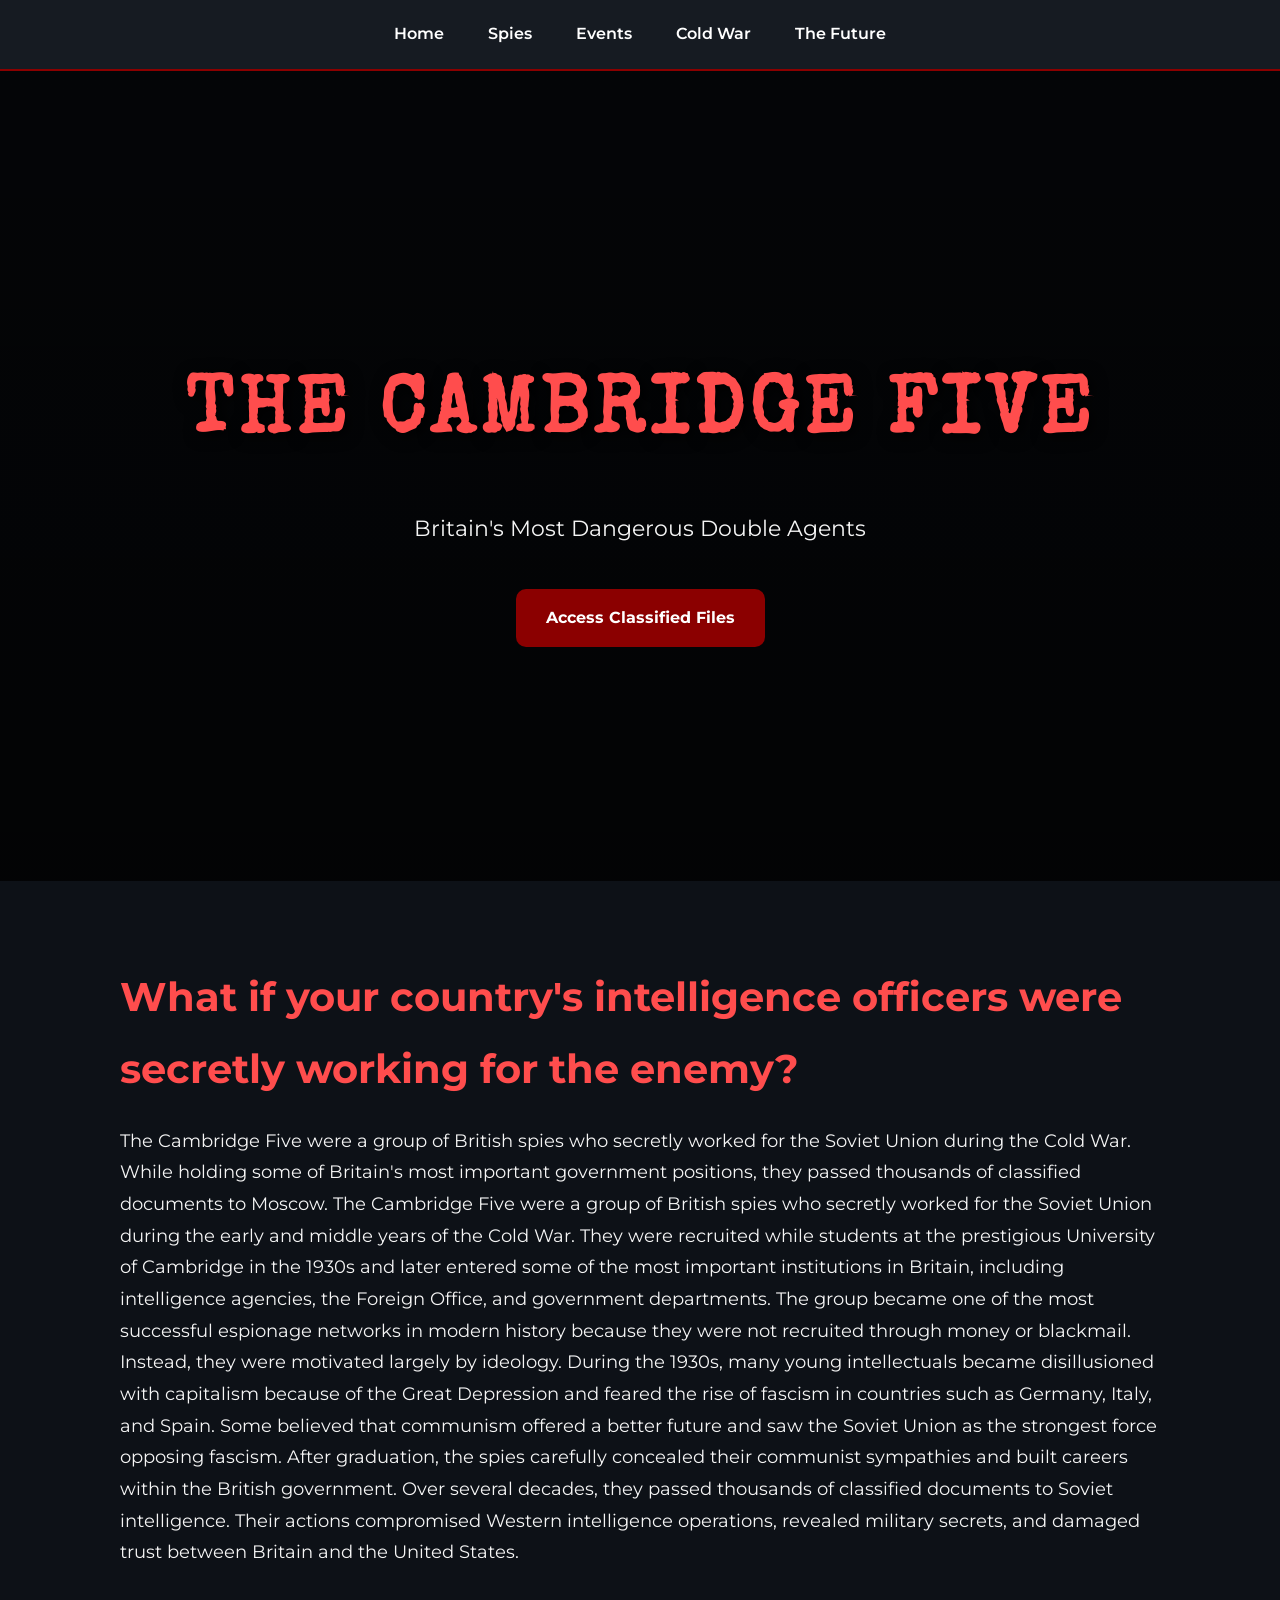
<file: index.html>
<!DOCTYPE html>
<html>
<head>
<title>The Cambridge Five</title>
<link rel="stylesheet" href="style.css">
</head>

<body>

<nav>
    <a href="index.html">Home</a>
    <a href="spies.html">Spies</a>
    <a href="timeline.html">Events</a>
    <a href="coldwar.html">Cold War</a>
    <a href="today.html">The Future</a>
</nav>

<header>

<h1>THE CAMBRIDGE FIVE</h1>

<p>
Britain's Most Dangerous Double Agents
</p>

<a class="button" href="spies.html">
Access Classified Files
</a>

</header>

<section>

<h2>What if your country's intelligence officers were secretly working for the enemy?</h2>

<p>
The Cambridge Five were a group of British spies who secretly worked
for the Soviet Union during the Cold War.
</p>

<p>
While holding some of Britain's most important government positions,
they passed thousands of classified documents to Moscow.

The Cambridge Five were a group of British spies who secretly worked for the Soviet Union during the early and middle years of the Cold War. They were recruited while students at the prestigious University of Cambridge in the 1930s and later entered some of the most important institutions in Britain, including intelligence agencies, the Foreign Office, and government departments.

The group became one of the most successful espionage networks in modern history because they were not recruited through money or blackmail. Instead, they were motivated largely by ideology. During the 1930s, many young intellectuals became disillusioned with capitalism because of the Great Depression and feared the rise of fascism in countries such as Germany, Italy, and Spain. Some believed that communism offered a better future and saw the Soviet Union as the strongest force opposing fascism.

After graduation, the spies carefully concealed their communist sympathies and built careers within the British government. Over several decades, they passed thousands of classified documents to Soviet intelligence. Their actions compromised Western intelligence operations, revealed military secrets, and damaged trust between Britain and the United States.
</p>

</section>

</body>
</html>
</file>
<file: style.css>
@import url('https://fonts.googleapis.com/css2?family=Special+Elite&family=Montserrat:wght@300;400;600;700&display=swap');

*{
    margin:0;
    padding:0;
    box-sizing:border-box;
}

body{
    background:#0d1117;
    color:#f5f5f5;
    font-family:'Montserrat',sans-serif;
    line-height:1.8;
}

/* Navigation */

nav{
    background:#161b22;
    padding:20px;
    text-align:center;
    border-bottom:2px solid #8b0000;
    position:sticky;
    top:0;
    z-index:1000;
}

nav a{
    color:white;
    text-decoration:none;
    margin:0 20px;
    font-weight:600;
    transition:0.3s;
}

nav a:hover{
    color:#ff4d4d;
}

/* Hero Section */

header{
    min-height:90vh;
    display:flex;
    flex-direction:column;
    justify-content:center;
    align-items:center;
    text-align:center;
    padding:40px;
    background:
    linear-gradient(
        rgba(0,0,0,.7),
        rgba(0,0,0,.8)
    ),
    url("https://images.unsplash.com/photo-1520607162513-77705c0f0d4a");
    background-size:cover;
    background-position:center;
}

header h1{
    font-size:5rem;
    font-family:'Special Elite',cursive;
    color:#ff4d4d;
    letter-spacing:5px;
    margin-bottom:20px;
    text-shadow:3px 3px 15px black;
}

header p{
    font-size:1.4rem;
    max-width:800px;
    margin-bottom:40px;
}

/* Buttons */

.button{
    background:#8b0000;
    color:white;
    text-decoration:none;
    padding:15px 30px;
    border-radius:10px;
    font-weight:700;
    transition:.3s;
}

.button:hover{
    background:#cc0000;
    transform:translateY(-3px);
}

/* General Sections */

section{
    max-width:1100px;
    margin:auto;
    padding:80px 30px;
}

section h2{
    font-size:2.5rem;
    margin-bottom:20px;
    color:#ff4d4d;
}

section p{
    font-size:1.1rem;
}

/* Spy Cards */

.card{
    background:#161b22;
    margin:30px auto;
    max-width:900px;
    padding:30px;
    border-left:8px solid #ff4d4d;
    border-radius:15px;
    box-shadow:0 10px 30px rgba(0,0,0,.4);
    transition:.3s;
}

.card:hover{
    transform:translateY(-6px);
}

.card h2{
    color:#ff4d4d;
    margin-bottom:10px;
}

.card p{
    color:#d8d8d8;
}

/* Timeline */

.timeline{
    max-width:900px;
    margin:auto;
    list-style:none;
}

.timeline li{
    background:#161b22;
    margin:25px 0;
    padding:25px;
    border-radius:15px;
    border-left:6px solid #ff4d4d;
    box-shadow:0 8px 20px rgba(0,0,0,.4);
}

/* Tables */

table{
    width:90%;
    margin:auto;
    border-collapse:collapse;
}

th{
    background:#8b0000;
    color:white;
    padding:15px;
}

td{
    padding:15px;
    background:#161b22;
    border:1px solid #333;
}

/* Quiz Buttons */

button{
    background:#8b0000;
    color:white;
    border:none;
    padding:15px 25px;
    margin:10px;
    border-radius:10px;
    cursor:pointer;
    font-size:1rem;
    transition:.3s;
}

button:hover{
    background:#cc0000;
}

/* Headings */

h1{
    text-align:center;
    margin-top:40px;
    margin-bottom:30px;
    color:#ff4d4d;
    font-family:'Special Elite',cursive;
}

/* Secret Stamp */

.stamp{
    display:inline-block;
    padding:10px 20px;
    border:4px solid red;
    color:red;
    font-weight:bold;
    font-size:2rem;
    transform:rotate(-12deg);
    margin:20px;
    font-family:'Special Elite',cursive;
}

/* Footer */

footer{
    text-align:center;
    padding:40px;
    background:#161b22;
    margin-top:80px;
    border-top:2px solid #8b0000;
}
</file>
